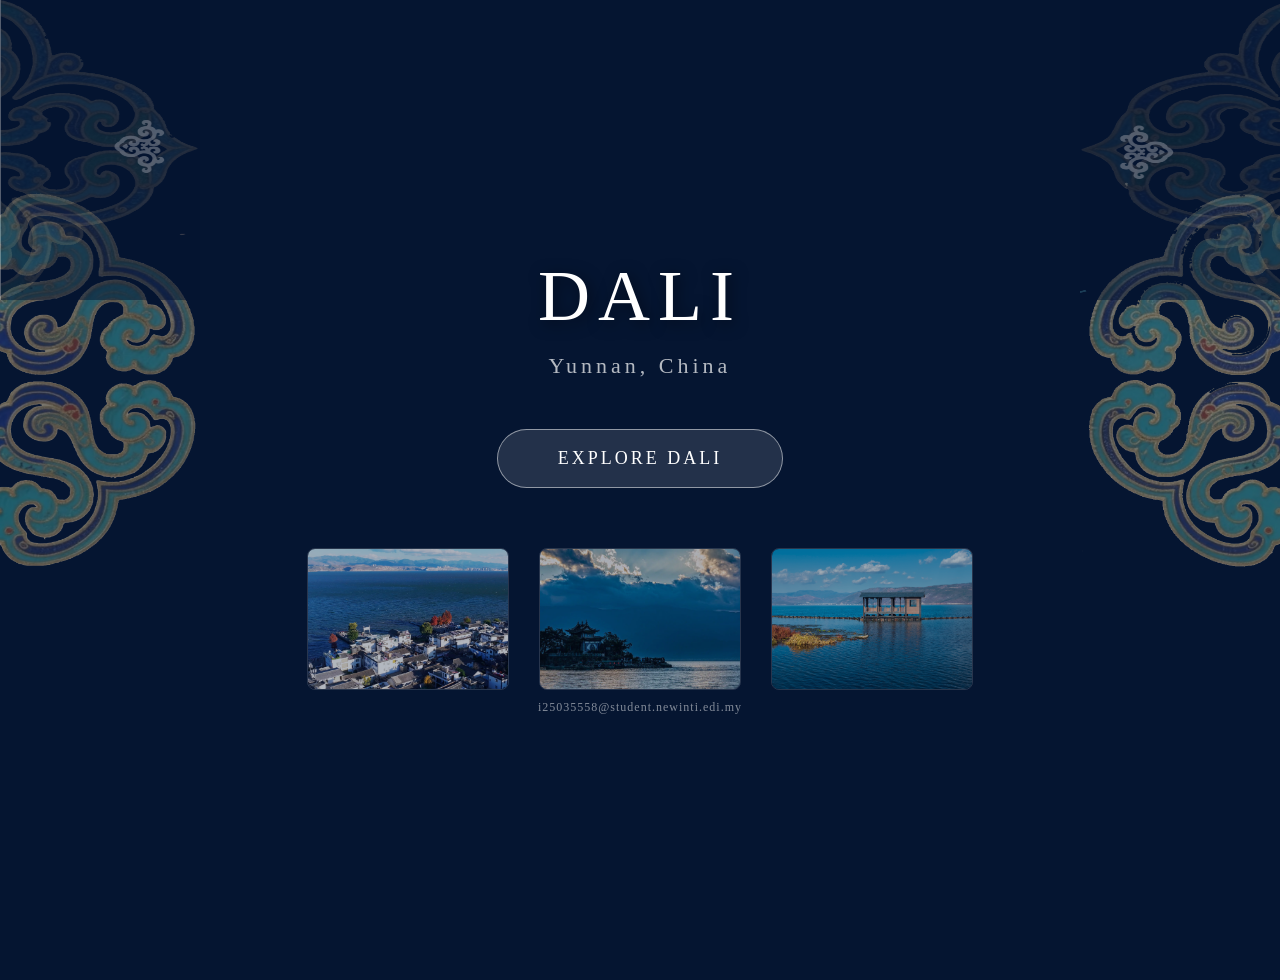
<file: index.html>
<!DOCTYPE html>
<html lang="en">

<head>
<!-- Google tag (gtag.js) -->
<script async src="https://www.googletagmanager.com/gtag/js?id=G-D2M308JC0S"></script>
<script>
  window.dataLayer = window.dataLayer || [];
  function gtag(){dataLayer.push(arguments);}
  gtag('js', new Date());

  gtag('config', 'G-D2M308JC0S');
</script>
  <meta charset="UTF-8">
  <meta name="viewport" content="width=device-width, initial-scale=1.0">
  <title>Welcome - Dali, Yunnan</title>
  <link rel="stylesheet" href="./css/common.css">
  <style>
    .welcome-container {
      display: flex;
      flex-direction: column;
      align-items: center;
      justify-content: center;
      min-height: 100vh;
      text-align: center;
      padding: 40px 20px;
      position: relative;
    }

    .welcome-container .hual {
      position: absolute;
      left: 0;
      top: 180px;
      width: 200px;
      height: 400px;
      z-index: -1;
      opacity: 0.5;
      pointer-events: none;
    }

    .welcome-container .huar {
      position: absolute;
      right: 0;
      top: 180px;
      width: 200px;
      height: 400px;
      z-index: -1;
      opacity: 0.5;
      pointer-events: none;
    }

    .welcome-container .dsl {
      position: absolute;
      left: 0;
      bottom: 100px;
      width: 200px;
      height: 300px;
      z-index: -1;
      opacity: 0.5;
      pointer-events: none;
    }

    .welcome-container .dsr {
      position: absolute;
      right: 0;
      bottom: 100px;
      width: 200px;
      height: 300px;
      z-index: -1;
      opacity: 0.5;
      pointer-events: none;
    }

    .welcome-title {
      font-size: 72px;
      font-weight: 300;
      letter-spacing: 8px;
      margin-bottom: 15px;
      text-shadow: 3px 3px 15px rgba(0,0,0,0.5);
    }

    .welcome-sub {
      font-size: 22px;
      color: rgba(255,255,255,0.7);
      margin-bottom: 50px;
      letter-spacing: 4px;
    }

    .enter-btn {
      display: inline-block;
      padding: 18px 60px;
      background: rgba(255,255,255,0.12);
      color: #fff;
      border: 1px solid rgba(255,255,255,0.5);
      border-radius: 40px;
      text-decoration: none;
      font-size: 18px;
      letter-spacing: 3px;
      transition: all 0.4s ease;
      text-transform: uppercase;
    }

    .enter-btn:hover {
      background: rgba(255,255,255,0.25);
      transform: translateY(-3px);
      box-shadow: 0 8px 25px rgba(0,0,0,0.3);
    }

    .welcome-decor {
      display: flex;
      justify-content: center;
      gap: 30px;
      margin-top: 60px;
      flex-wrap: wrap;
    }

    .welcome-decor img {
      width: 200px;
      height: 140px;
      object-fit: cover;
      border-radius: 8px;
      opacity: 0.7;
      border: 1px solid rgba(255,255,255,0.2);
    }

    @media screen and (max-width: 768px) {
      .welcome-title {
        font-size: 42px;
        letter-spacing: 4px;
      }

      .welcome-sub {
        font-size: 16px;
        margin-bottom: 35px;
      }

      .enter-btn {
        padding: 14px 40px;
        font-size: 15px;
      }

      .welcome-decor img {
        width: 45%;
        height: 100px;
      }

      .welcome-container .hual,
      .welcome-container .huar,
      .welcome-container .dsl,
      .welcome-container .dsr {
        width: 120px;
      }
    }
  </style>
</head>

<body>
  <div class="welcome-container">
    <img class="hual" src="./img/hual.png" alt="">
    <img class="huar" src="./img/huar.png" alt="">
    <img class="dsl" src="./img/dsl.png" alt="">
    <img class="dsr" src="./img/dsr.png" alt="">
    <h1 class="welcome-title">DALI</h1>
    <p class="welcome-sub">Yunnan, China</p>
    <a href="home.html" class="enter-btn">Explore Dali</a>
    <div class="welcome-decor">
      <img src="./img/a1.png" alt="Dali scenery">
      <img src="./img/a2.png" alt="Dali scenery">
      <img src="./img/a3.png" alt="Dali scenery">
    </div>
    <p class="student-id">i25035558@student.newinti.edi.my</p>
  </div>
</body>

</html>
</file>
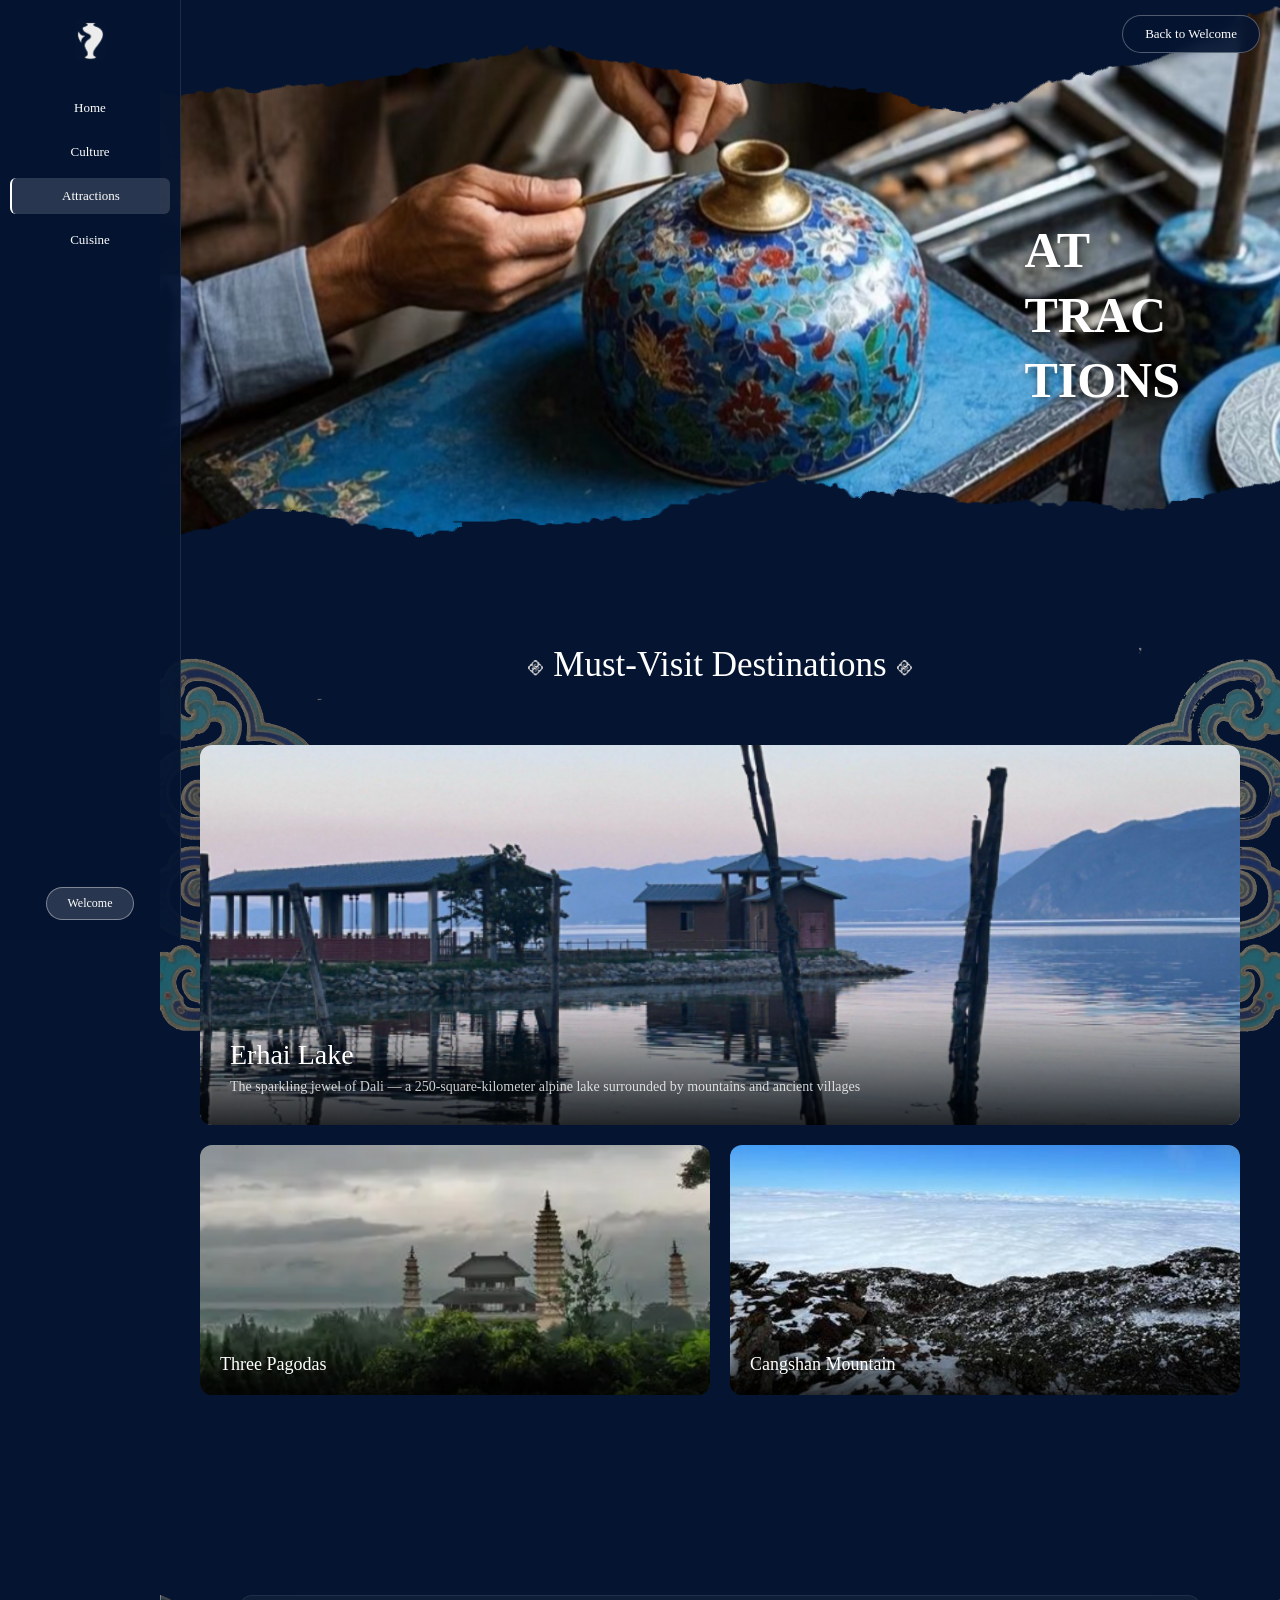
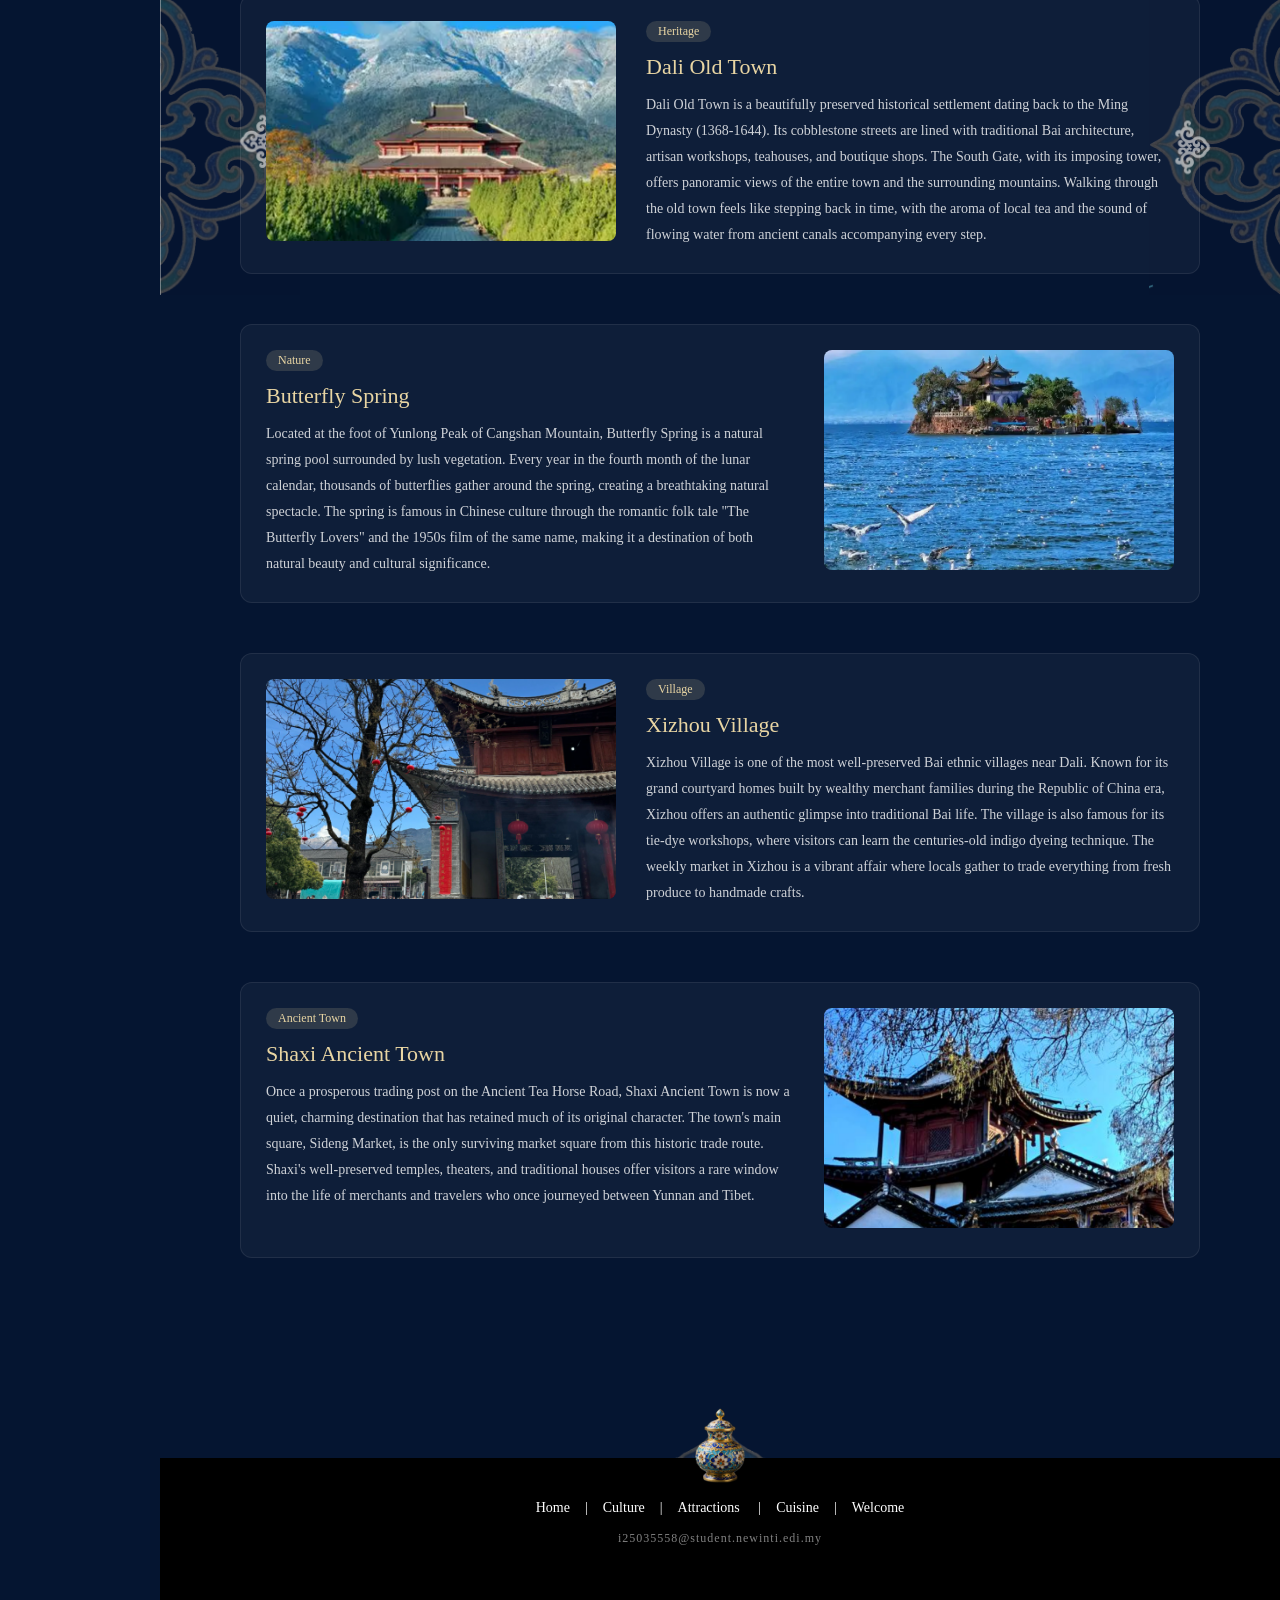
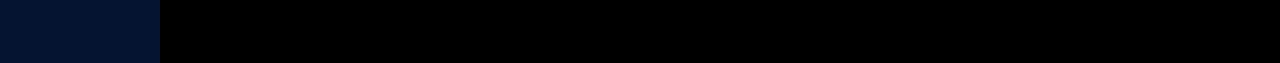
<file: attractions.html>
<!DOCTYPE html>
<html lang="en">

<head>
  <meta charset="UTF-8">
  <meta name="viewport" content="width=device-width, initial-scale=1.0">
  <title>Attractions - Dali, Yunnan</title>
  <link rel="stylesheet" href="./css/common.css">
  <link rel="stylesheet" href="./css/index.css">
  <style>
    .attractions-hero {
      max-width: 1200px;
      margin: 60px auto;
      padding: 0 20px;
      box-sizing: border-box;
      display: grid;
      grid-template-columns: 1fr 1fr;
      grid-template-rows: auto auto;
      gap: 20px;
    }

    .attractions-hero .hero-large {
      grid-column: 1 / -1;
      position: relative;
      overflow: hidden;
      border-radius: 12px;
      height: 380px;
    }

    .attractions-hero .hero-large img {
      width: 100%;
      height: 100%;
      object-fit: cover;
    }

    .attractions-hero .hero-large .overlay {
      position: absolute;
      bottom: 0;
      left: 0;
      right: 0;
      padding: 30px;
      background: linear-gradient(transparent, rgba(0,0,0,0.8));
    }

    .attractions-hero .hero-large .overlay h3 {
      font-size: 28px;
      font-weight: 400;
      margin-bottom: 8px;
    }

    .attractions-hero .hero-large .overlay p {
      font-size: 14px;
      color: rgba(255,255,255,0.8);
    }

    .attractions-hero .hero-small {
      position: relative;
      overflow: hidden;
      border-radius: 12px;
      height: 250px;
    }

    .attractions-hero .hero-small img {
      width: 100%;
      height: 100%;
      object-fit: cover;
      transition: transform 0.4s;
    }

    .attractions-hero .hero-small:hover img {
      transform: scale(1.05);
    }

    .attractions-hero .hero-small .overlay {
      position: absolute;
      bottom: 0;
      left: 0;
      right: 0;
      padding: 20px;
      background: linear-gradient(transparent, rgba(0,0,0,0.75));
    }

    .attractions-hero .hero-small .overlay h3 {
      font-size: 18px;
      font-weight: 400;
    }

    .spots-list {
      max-width: 1000px;
      margin: 80px auto;
      padding: 0 20px;
      box-sizing: border-box;
    }

    .spot-item {
      display: flex;
      gap: 30px;
      margin-bottom: 50px;
      padding: 25px;
      background: rgba(255,255,255,0.04);
      border-radius: 12px;
      border: 1px solid rgba(255,255,255,0.08);
      transition: background 0.3s;
      flex-wrap: wrap;
    }

    .spot-item:hover {
      background: rgba(255,255,255,0.08);
    }

    .spot-item:nth-child(even) {
      flex-direction: row-reverse;
    }

    .spot-img {
      flex: 1;
      min-width: 250px;
      max-width: 350px;
    }

    .spot-img img {
      width: 100%;
      height: 220px;
      object-fit: cover;
      border-radius: 8px;
    }

    .spot-info {
      flex: 1;
      min-width: 250px;
    }

    .spot-info h3 {
      font-size: 22px;
      color: #e8d5a3;
      margin-bottom: 12px;
      font-weight: 400;
    }

    .spot-info .tag {
      display: inline-block;
      padding: 3px 12px;
      background: rgba(232,213,163,0.15);
      color: #e8d5a3;
      border-radius: 12px;
      font-size: 12px;
      margin-bottom: 12px;
    }

    .spot-info p {
      line-height: 26px;
      font-size: 14px;
      color: rgba(255,255,255,0.8);
    }

    @media screen and (max-width: 768px) {
      .attractions-hero {
        grid-template-columns: 1fr;
      }

      .attractions-hero .hero-large {
        height: 250px;
      }

      .attractions-hero .hero-small {
        height: 200px;
      }

      .spot-item,
      .spot-item:nth-child(even) {
        flex-direction: column;
      }

      .spot-img {
        max-width: 100%;
      }
    }
  </style>
</head>

<body>
  <a href="index.html" class="back-welcome">Back to Welcome</a>
  <div class="navbar">
    <img class="logo" src="./img/logo1.png" alt="">
    <ul class="nav-links">
      <li><a href="home.html">Home</a></li>
      <li><a href="culture.html">Culture</a></li>
      <li><a href="attractions.html" class="active">Attractions</a></li>
      <li><a href="food.html">Cuisine</a></li>
    </ul>
    <div class="search-container">
      <a href="index.html" class="back-btn">Welcome</a>
    </div>
  </div>

  <div class="page-body">
    <div class="banner">
      <img src="./img/3.png" alt="Dali Attractions">
      <h1>AT<br>TRAC<br>TIONS</h1>
    </div>

    <main>
      <div class="box1">
        <img class="hual" src="./img/hual.png" alt="">
        <img class="huar" src="./img/huar.png" alt="">
        <div class="title1">
          <img src="./img/i1.png" alt="">Must-Visit Destinations<img src="./img/i1.png" alt="">
        </div>

        <div class="attractions-hero">
          <div class="hero-large">
            <img src="./img/d1.png" alt="Erhai Lake">
            <div class="overlay">
              <h3>Erhai Lake</h3>
              <p>The sparkling jewel of Dali — a 250-square-kilometer alpine lake surrounded by mountains and ancient villages</p>
            </div>
          </div>
          <div class="hero-small">
            <img src="./img/d2.png" alt="Three Pagodas">
            <div class="overlay">
              <h3>Three Pagodas</h3>
            </div>
          </div>
          <div class="hero-small">
            <img src="./img/d3.png" alt="Cangshan Mountain">
            <div class="overlay">
              <h3>Cangshan Mountain</h3>
            </div>
          </div>
        </div>
      </div>

      <div class="box2">
        <img class="dsl" src="./img/dsl.png" alt="">
        <img class="dsr" src="./img/dsr.png" alt="">
        <div class="spots-list">
          <div class="spot-item">
            <div class="spot-img">
              <img src="./img/d4.png" alt="Dali Old Town">
            </div>
            <div class="spot-info">
              <span class="tag">Heritage</span>
              <h3>Dali Old Town</h3>
              <p>
                Dali Old Town is a beautifully preserved historical settlement dating back to the Ming Dynasty (1368-1644). Its cobblestone streets are lined with traditional Bai architecture, artisan workshops, teahouses, and boutique shops. The South Gate, with its imposing tower, offers panoramic views of the entire town and the surrounding mountains. Walking through the old town feels like stepping back in time, with the aroma of local tea and the sound of flowing water from ancient canals accompanying every step.
              </p>
            </div>
          </div>

          <div class="spot-item">
            <div class="spot-img">
              <img src="./img/d5.png" alt="Butterfly Spring">
            </div>
            <div class="spot-info">
              <span class="tag">Nature</span>
              <h3>Butterfly Spring</h3>
              <p>
                Located at the foot of Yunlong Peak of Cangshan Mountain, Butterfly Spring is a natural spring pool surrounded by lush vegetation. Every year in the fourth month of the lunar calendar, thousands of butterflies gather around the spring, creating a breathtaking natural spectacle. The spring is famous in Chinese culture through the romantic folk tale "The Butterfly Lovers" and the 1950s film of the same name, making it a destination of both natural beauty and cultural significance.
              </p>
            </div>
          </div>

          <div class="spot-item">
            <div class="spot-img">
              <img src="./img/d6.png" alt="Xizhou Village">
            </div>
            <div class="spot-info">
              <span class="tag">Village</span>
              <h3>Xizhou Village</h3>
              <p>
                Xizhou Village is one of the most well-preserved Bai ethnic villages near Dali. Known for its grand courtyard homes built by wealthy merchant families during the Republic of China era, Xizhou offers an authentic glimpse into traditional Bai life. The village is also famous for its tie-dye workshops, where visitors can learn the centuries-old indigo dyeing technique. The weekly market in Xizhou is a vibrant affair where locals gather to trade everything from fresh produce to handmade crafts.
              </p>
            </div>
          </div>

          <div class="spot-item">
            <div class="spot-img">
              <img src="./img/d7.png" alt="Shaxi Ancient Town">
            </div>
            <div class="spot-info">
              <span class="tag">Ancient Town</span>
              <h3>Shaxi Ancient Town</h3>
              <p>
                Once a prosperous trading post on the Ancient Tea Horse Road, Shaxi Ancient Town is now a quiet, charming destination that has retained much of its original character. The town's main square, Sideng Market, is the only surviving market square from this historic trade route. Shaxi's well-preserved temples, theaters, and traditional houses offer visitors a rare window into the life of merchants and travelers who once journeyed between Yunnan and Tibet.
              </p>
            </div>
          </div>
        </div>
      </div>
    </main>

    <footer>
      <img class="xia" src="./img/xia.png" alt="">
      <img class="xiao" src="./img/23.png" alt=""><br>
      <p>
        <a href="home.html">Home</a>|<a href="culture.html">Culture</a>|<a href="attractions.html">Attractions</a>
        |<a href="food.html">Cuisine</a>|<a href="index.html">Welcome</a><br>
        <span class="student-id" style="position:static;top:auto;">i25035558@student.newinti.edi.my</span>
      </p>
    </footer>
  </div>
</body>

</html>
</file>
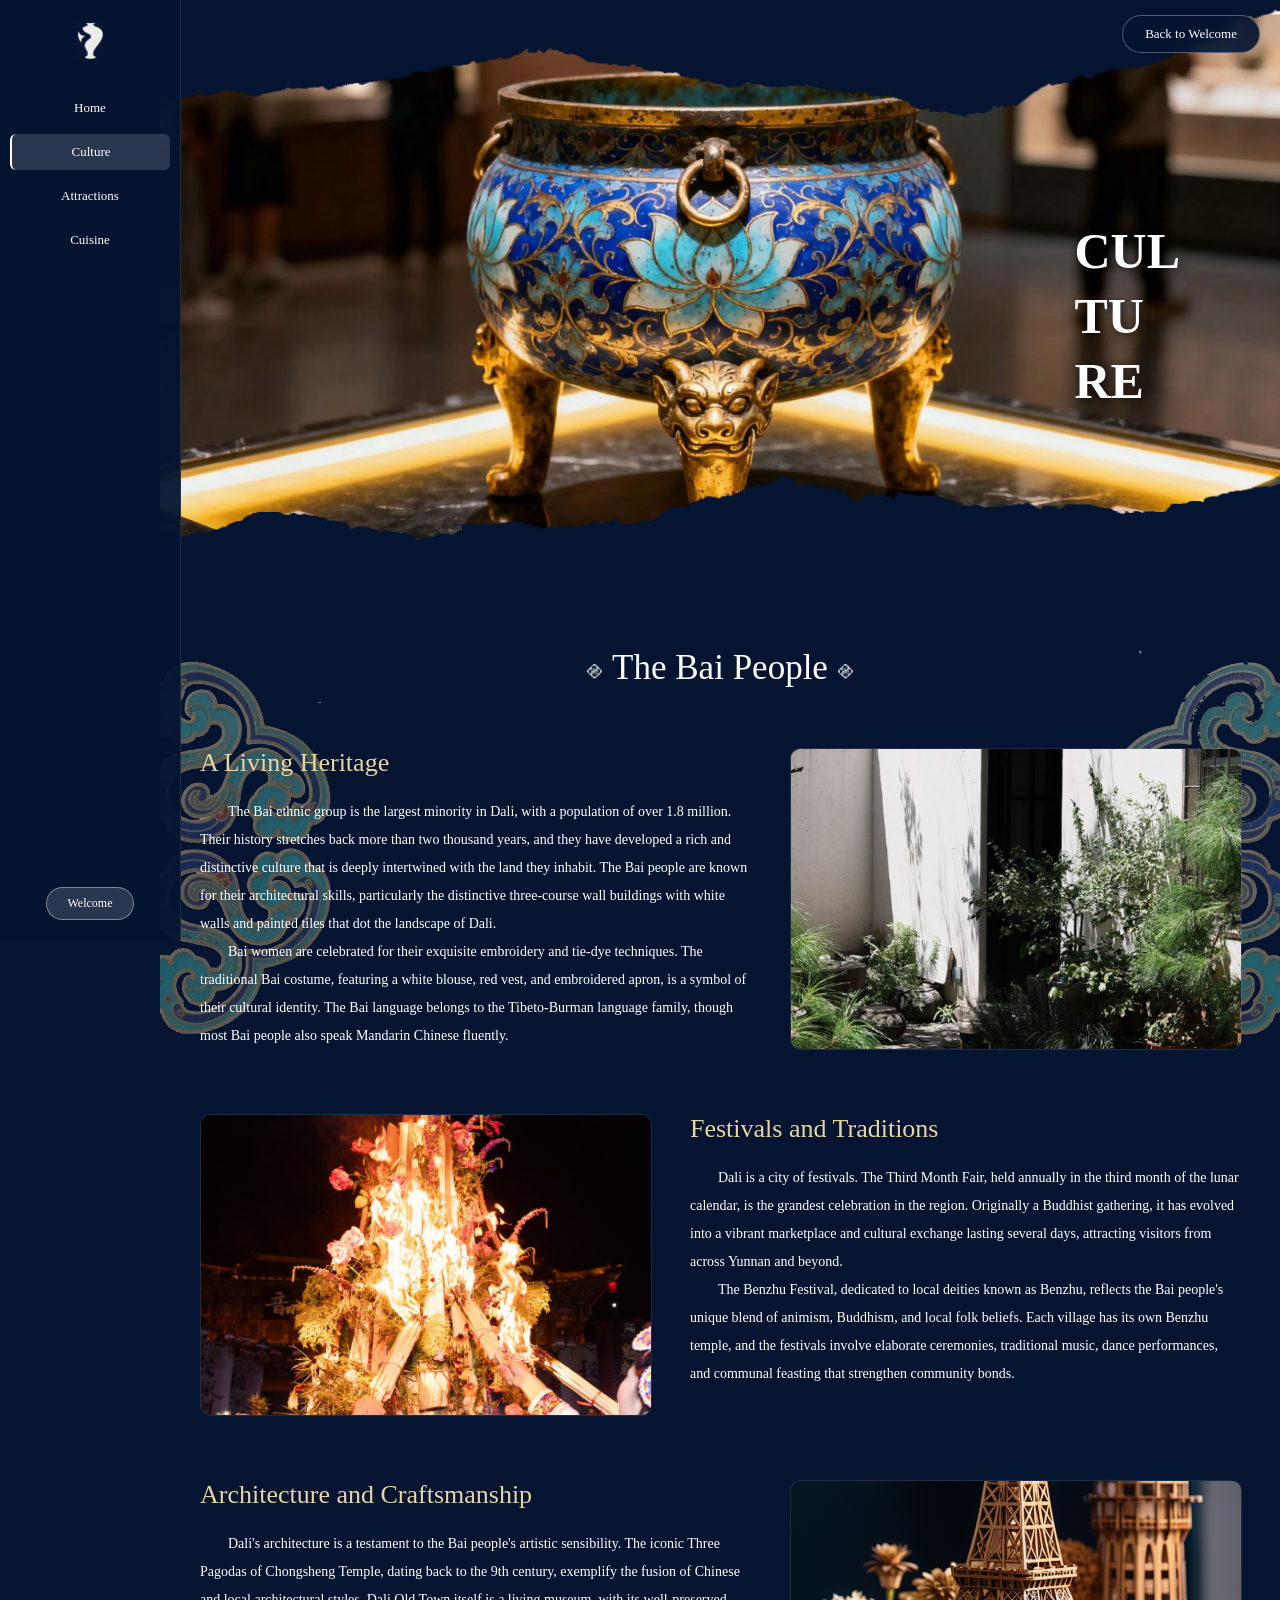
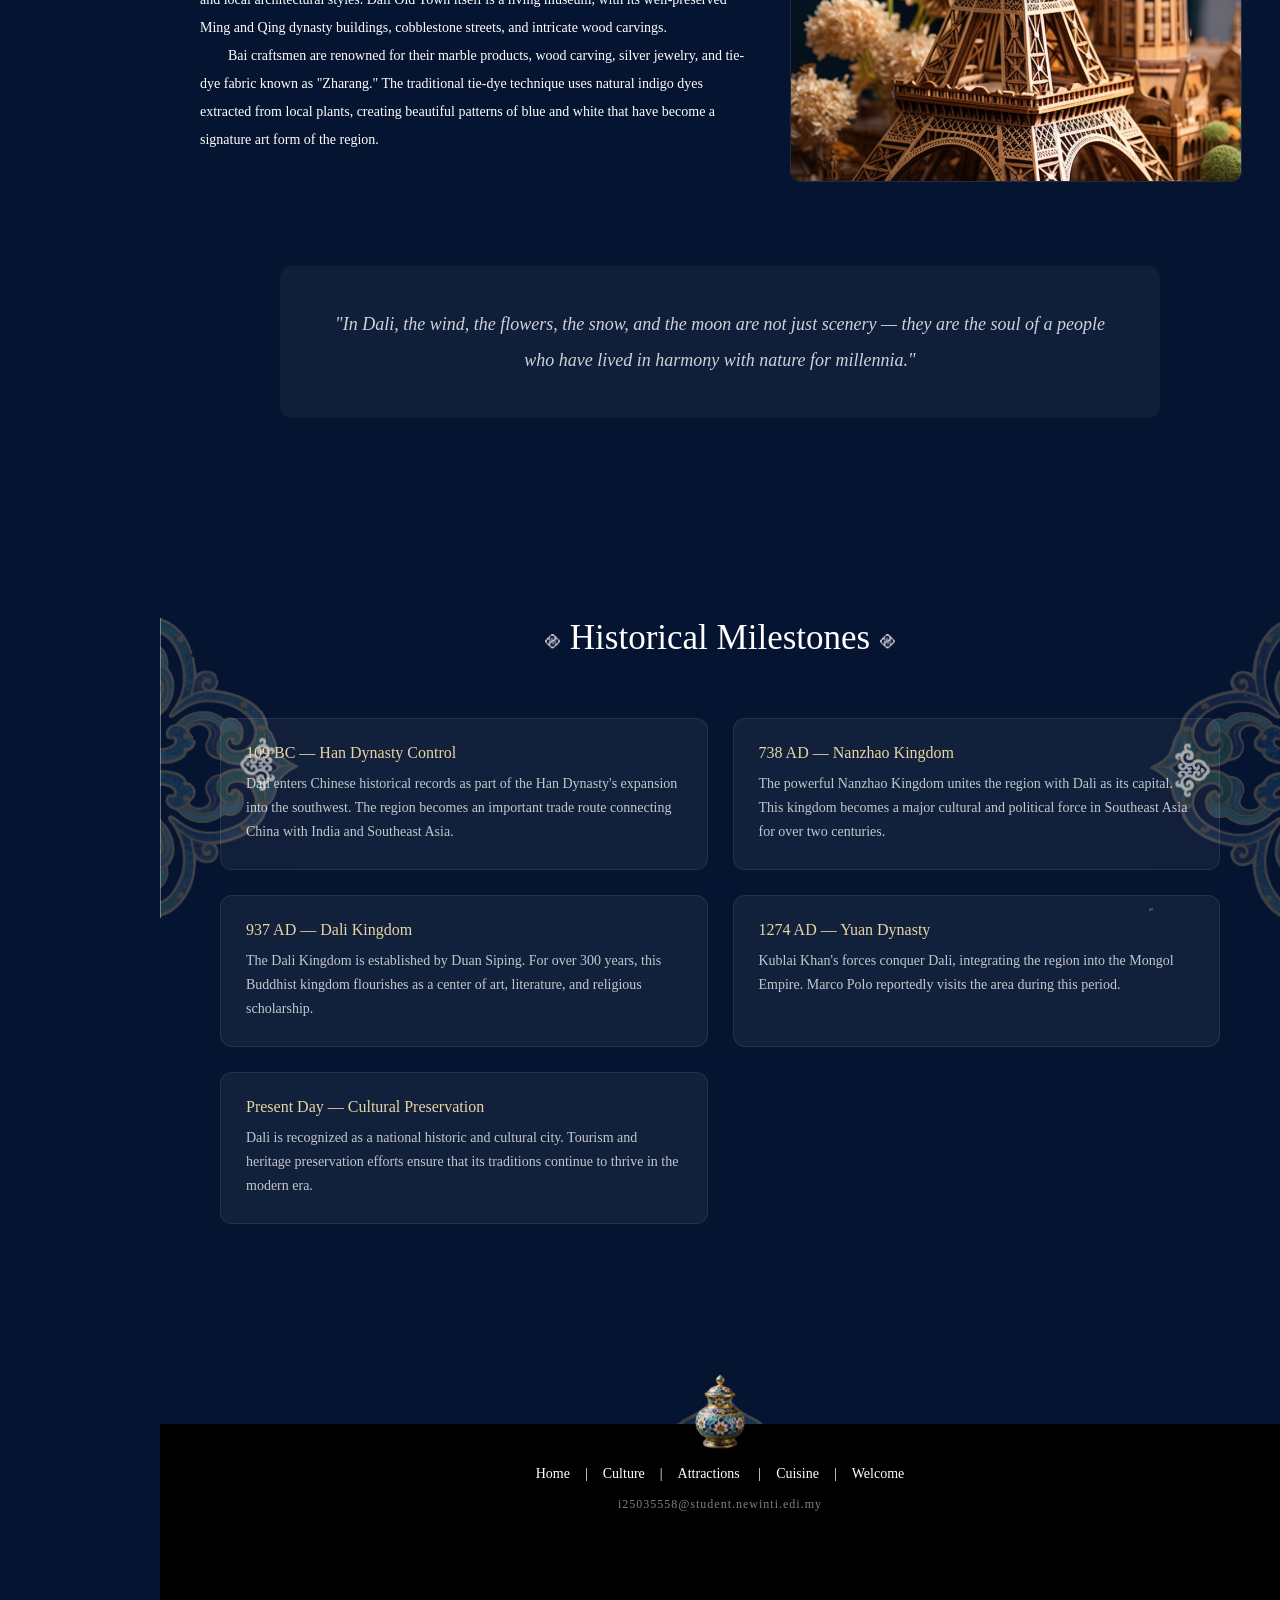
<file: culture.html>
<!DOCTYPE html>
<html lang="en">

<head>
  <meta charset="UTF-8">
  <meta name="viewport" content="width=device-width, initial-scale=1.0">
  <title>Culture - Dali, Yunnan</title>
  <link rel="stylesheet" href="./css/common.css">
  <link rel="stylesheet" href="./css/index.css">
  <style>
    .culture-layout {
      max-width: 1100px;
      margin: 0 auto;
      padding: 0 20px;
      box-sizing: border-box;
    }

    .culture-section {
      display: flex;
      gap: 40px;
      margin: 60px 0;
      align-items: flex-start;
      flex-wrap: wrap;
    }

    .culture-section.reverse {
      flex-direction: row-reverse;
    }

    .culture-text {
      flex: 1;
      min-width: 280px;
    }

    .culture-text h3 {
      font-size: 26px;
      margin-bottom: 20px;
      font-weight: 400;
      color: #e8d5a3;
    }

    .culture-text p {
      line-height: 28px;
      font-size: 14px;
      text-indent: 2em;
    }

    .culture-img {
      flex: 1;
      min-width: 280px;
      max-width: 450px;
    }

    .culture-img img {
      width: 100%;
      height: 300px;
      object-fit: cover;
      border-radius: 10px;
      border: 1px solid rgba(255,255,255,0.1);
    }

    .culture-quote {
      max-width: 800px;
      margin: 80px auto;
      text-align: center;
      padding: 40px;
      background: rgba(255,255,255,0.04);
      border-radius: 12px;
    }

    .culture-quote p {
      font-size: 18px;
      line-height: 36px;
      font-style: italic;
      color: rgba(255,255,255,0.8);
    }

    .history-cards {
      max-width: 1000px;
      margin: 60px auto;
      display: grid;
      grid-template-columns: 1fr 1fr;
      gap: 25px;
    }

    .history-card {
      padding: 25px;
      background: rgba(255,255,255,0.05);
      border-radius: 12px;
      border: 1px solid rgba(255,255,255,0.08);
      transition: background 0.3s;
    }

    .history-card:hover {
      background: rgba(255,255,255,0.08);
    }

    .history-card h4 {
      font-size: 16px;
      color: #e8d5a3;
      margin-bottom: 10px;
      font-weight: 400;
    }

    .history-card p {
      font-size: 14px;
      line-height: 24px;
      color: rgba(255,255,255,0.75);
    }

    @media screen and (max-width: 768px) {
      .culture-section,
      .culture-section.reverse {
        flex-direction: column;
      }

      .culture-img {
        max-width: 100%;
      }

      .culture-quote p {
        font-size: 15px;
        line-height: 28px;
      }

      .history-cards {
        grid-template-columns: 1fr;
      }
    }
  </style>
</head>

<body>
  <a href="index.html" class="back-welcome">Back to Welcome</a>
  <div class="navbar">
    <img class="logo" src="./img/logo1.png" alt="">
    <ul class="nav-links">
      <li><a href="home.html">Home</a></li>
      <li><a href="culture.html" class="active">Culture</a></li>
      <li><a href="attractions.html">Attractions</a></li>
      <li><a href="food.html">Cuisine</a></li>
    </ul>
    <div class="search-container">
      <a href="index.html" class="back-btn">Welcome</a>
    </div>
  </div>

  <div class="page-body">
    <div class="banner">
      <img src="./img/2.png" alt="Dali Culture">
      <h1>CUL<br>TU<br>RE</h1>
    </div>

    <main>
      <div class="box1">
        <img class="hual" src="./img/hual.png" alt="">
        <img class="huar" src="./img/huar.png" alt="">
        <div class="culture-layout">
          <div class="title1">
            <img src="./img/i1.png" alt="">The Bai People<img src="./img/i1.png" alt="">
          </div>

          <div class="culture-section">
            <div class="culture-text">
              <h3>A Living Heritage</h3>
              <p>
                The Bai ethnic group is the largest minority in Dali, with a population of over 1.8 million. Their history stretches back more than two thousand years, and they have developed a rich and distinctive culture that is deeply intertwined with the land they inhabit. The Bai people are known for their architectural skills, particularly the distinctive three-course wall buildings with white walls and painted tiles that dot the landscape of Dali.
              </p>
              <p>
                Bai women are celebrated for their exquisite embroidery and tie-dye techniques. The traditional Bai costume, featuring a white blouse, red vest, and embroidered apron, is a symbol of their cultural identity. The Bai language belongs to the Tibeto-Burman language family, though most Bai people also speak Mandarin Chinese fluently.
              </p>
            </div>
            <div class="culture-img">
              <img src="./img/c1.png" alt="Bai culture">
            </div>
          </div>

          <div class="culture-section reverse">
            <div class="culture-text">
              <h3>Festivals and Traditions</h3>
              <p>
                Dali is a city of festivals. The Third Month Fair, held annually in the third month of the lunar calendar, is the grandest celebration in the region. Originally a Buddhist gathering, it has evolved into a vibrant marketplace and cultural exchange lasting several days, attracting visitors from across Yunnan and beyond.
              </p>
              <p>
                The Benzhu Festival, dedicated to local deities known as Benzhu, reflects the Bai people's unique blend of animism, Buddhism, and local folk beliefs. Each village has its own Benzhu temple, and the festivals involve elaborate ceremonies, traditional music, dance performances, and communal feasting that strengthen community bonds.
              </p>
            </div>
            <div class="culture-img">
              <img src="./img/c2.png" alt="Dali festivals">
            </div>
          </div>

          <div class="culture-section">
            <div class="culture-text">
              <h3>Architecture and Craftsmanship</h3>
              <p>
                Dali's architecture is a testament to the Bai people's artistic sensibility. The iconic Three Pagodas of Chongsheng Temple, dating back to the 9th century, exemplify the fusion of Chinese and local architectural styles. Dali Old Town itself is a living museum, with its well-preserved Ming and Qing dynasty buildings, cobblestone streets, and intricate wood carvings.
              </p>
              <p>
                Bai craftsmen are renowned for their marble products, wood carving, silver jewelry, and tie-dye fabric known as "Zharang." The traditional tie-dye technique uses natural indigo dyes extracted from local plants, creating beautiful patterns of blue and white that have become a signature art form of the region.
              </p>
            </div>
            <div class="culture-img">
              <img src="./img/c3.png" alt="Dali architecture">
            </div>
          </div>

          <div class="culture-quote">
            <p>"In Dali, the wind, the flowers, the snow, and the moon are not just scenery — they are the soul of a people who have lived in harmony with nature for millennia."</p>
          </div>
        </div>
      </div>

      <div class="box2">
        <img class="dsl" src="./img/dsl.png" alt="">
        <img class="dsr" src="./img/dsr.png" alt="">
        <div class="title1">
          <img src="./img/i1.png" alt="">Historical Milestones<img src="./img/i1.png" alt="">
        </div>

        <div class="history-cards">
          <div class="history-card">
            <h4>109 BC — Han Dynasty Control</h4>
            <p>Dali enters Chinese historical records as part of the Han Dynasty's expansion into the southwest. The region becomes an important trade route connecting China with India and Southeast Asia.</p>
          </div>
          <div class="history-card">
            <h4>738 AD — Nanzhao Kingdom</h4>
            <p>The powerful Nanzhao Kingdom unites the region with Dali as its capital. This kingdom becomes a major cultural and political force in Southeast Asia for over two centuries.</p>
          </div>
          <div class="history-card">
            <h4>937 AD — Dali Kingdom</h4>
            <p>The Dali Kingdom is established by Duan Siping. For over 300 years, this Buddhist kingdom flourishes as a center of art, literature, and religious scholarship.</p>
          </div>
          <div class="history-card">
            <h4>1274 AD — Yuan Dynasty</h4>
            <p>Kublai Khan's forces conquer Dali, integrating the region into the Mongol Empire. Marco Polo reportedly visits the area during this period.</p>
          </div>
          <div class="history-card">
            <h4>Present Day — Cultural Preservation</h4>
            <p>Dali is recognized as a national historic and cultural city. Tourism and heritage preservation efforts ensure that its traditions continue to thrive in the modern era.</p>
          </div>
        </div>
      </div>
    </main>

    <footer>
      <img class="xia" src="./img/xia.png" alt="">
      <img class="xiao" src="./img/23.png" alt=""><br>
      <p>
        <a href="home.html">Home</a>|<a href="culture.html">Culture</a>|<a href="attractions.html">Attractions</a>
        |<a href="food.html">Cuisine</a>|<a href="index.html">Welcome</a><br>
        <span class="student-id" style="position:static;top:auto;">i25035558@student.newinti.edi.my</span>
      </p>
    </footer>
  </div>
</body>

</html>
</file>
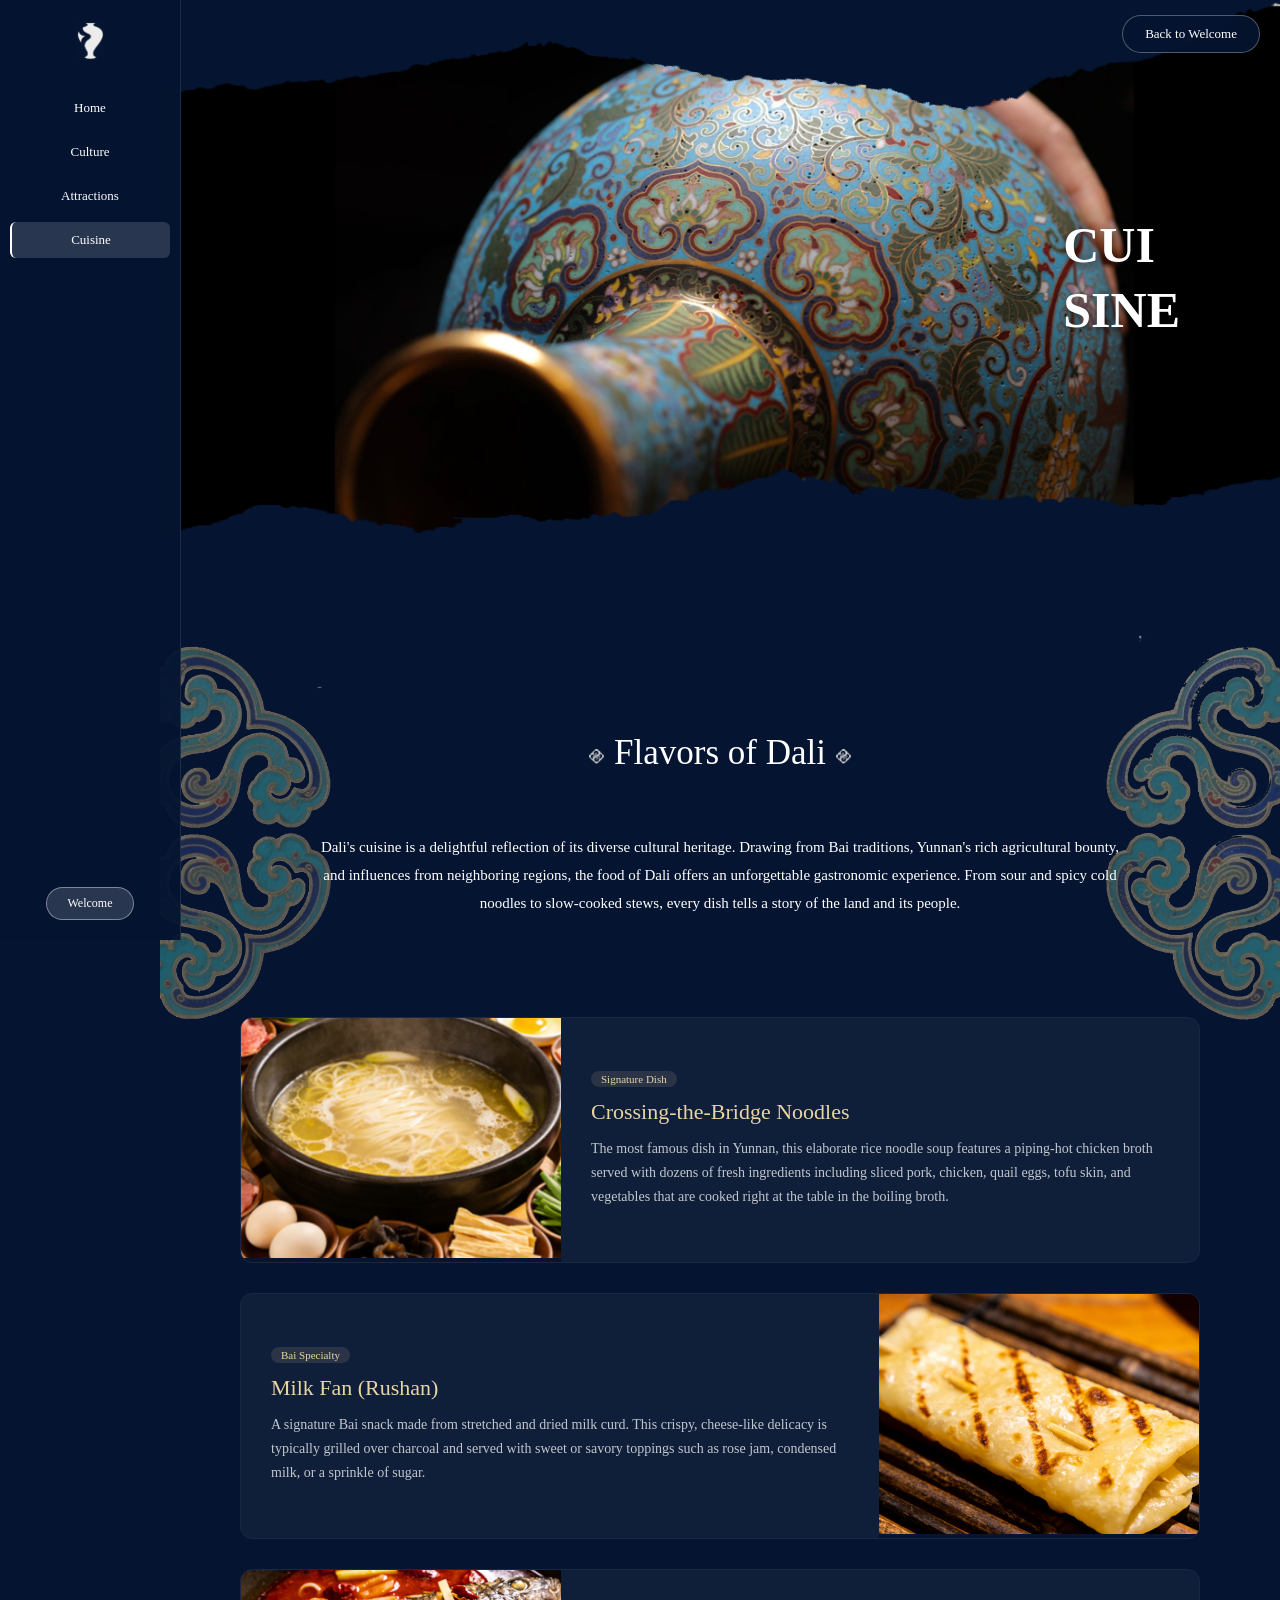
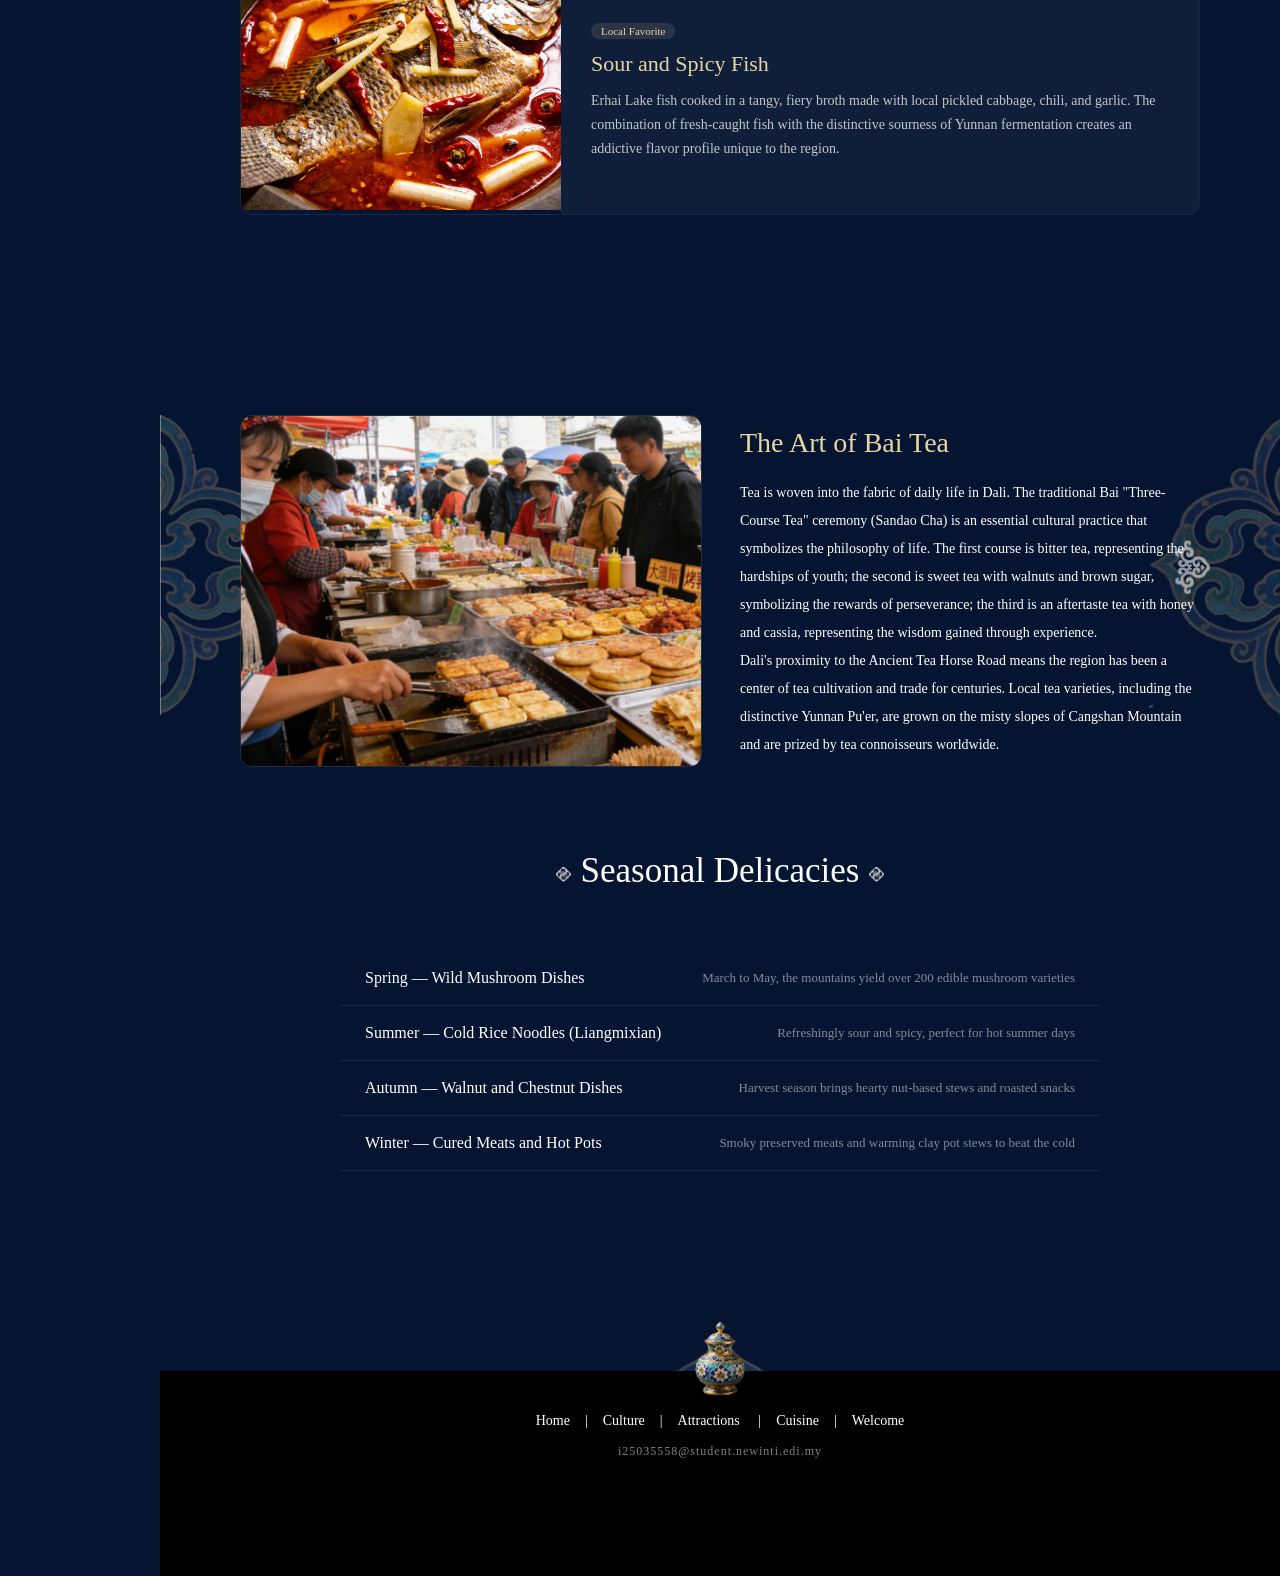
<file: food.html>
<!DOCTYPE html>
<html lang="en">

<head>
  <meta charset="UTF-8">
  <meta name="viewport" content="width=device-width, initial-scale=1.0">
  <title>Cuisine - Dali, Yunnan</title>
  <link rel="stylesheet" href="./css/common.css">
  <link rel="stylesheet" href="./css/index.css">
  <style>
    .food-intro {
      max-width: 800px;
      margin: 0 auto;
      text-align: center;
      padding: 40px 20px;
    }

    .food-intro p {
      font-size: 15px;
      line-height: 28px;
    }

    .food-featured {
      max-width: 1000px;
      margin: 60px auto;
      padding: 0 20px;
      box-sizing: border-box;
    }

    .food-item {
      display: flex;
      gap: 0;
      margin-bottom: 30px;
      border-radius: 12px;
      overflow: hidden;
      border: 1px solid rgba(255,255,255,0.08);
      transition: transform 0.3s;
      flex-wrap: wrap;
    }

    .food-item:nth-child(even) {
      flex-direction: row-reverse;
    }

    .food-item:hover {
      transform: translateY(-3px);
    }

    .food-item-img {
      flex: 0 0 320px;
      overflow: hidden;
    }

    .food-item-img img {
      width: 100%;
      height: 240px;
      object-fit: cover;
      transition: transform 0.4s;
    }

    .food-item:hover .food-item-img img {
      transform: scale(1.05);
    }

    .food-item-body {
      flex: 1;
      background: rgba(255,255,255,0.04);
      padding: 30px;
      display: flex;
      flex-direction: column;
      justify-content: center;
      min-width: 280px;
    }

    .food-item-body h3 {
      font-size: 22px;
      margin-bottom: 12px;
      font-weight: 400;
      color: #e8d5a3;
    }

    .food-item-body .food-tag {
      display: inline-block;
      padding: 2px 10px;
      background: rgba(232,213,163,0.12);
      color: #e8d5a3;
      border-radius: 10px;
      font-size: 11px;
      margin-bottom: 12px;
      width: fit-content;
    }

    .food-item-body p {
      font-size: 14px;
      line-height: 24px;
      color: rgba(255,255,255,0.75);
    }

    .food-feature {
      max-width: 1000px;
      margin: 80px auto;
      padding: 0 20px;
      box-sizing: border-box;
      display: flex;
      gap: 40px;
      align-items: center;
      flex-wrap: wrap;
    }

    .food-feature-img {
      flex: 1;
      min-width: 280px;
    }

    .food-feature-img img {
      width: 100%;
      height: 350px;
      object-fit: cover;
      border-radius: 12px;
      border: 1px solid rgba(255,255,255,0.1);
    }

    .food-feature-text {
      flex: 1;
      min-width: 280px;
    }

    .food-feature-text h3 {
      font-size: 28px;
      font-weight: 400;
      color: #e8d5a3;
      margin-bottom: 20px;
    }

    .food-feature-text p {
      line-height: 28px;
      font-size: 14px;
    }

    .food-list {
      max-width: 800px;
      margin: 60px auto;
      padding: 0 20px;
      box-sizing: border-box;
    }

    .food-list-item {
      display: flex;
      justify-content: space-between;
      align-items: center;
      padding: 18px 25px;
      border-bottom: 1px solid rgba(255,255,255,0.08);
      transition: background 0.3s;
      flex-wrap: wrap;
      gap: 10px;
    }

    .food-list-item:hover {
      background: rgba(255,255,255,0.04);
    }

    .food-list-item span:first-child {
      font-size: 16px;
      font-weight: 300;
    }

    .food-list-item span:last-child {
      font-size: 13px;
      color: rgba(255,255,255,0.5);
    }

    @media screen and (max-width: 768px) {
      .food-item,
      .food-item:nth-child(even) {
        flex-direction: column;
      }

      .food-item-img {
        flex: 1 1 100%;
      }

      .food-feature {
        flex-direction: column;
      }

      .food-feature-img img {
        height: 220px;
      }
    }
  </style>
</head>

<body>
  <a href="index.html" class="back-welcome">Back to Welcome</a>
  <div class="navbar">
    <img class="logo" src="./img/logo1.png" alt="">
    <ul class="nav-links">
      <li><a href="home.html">Home</a></li>
      <li><a href="culture.html">Culture</a></li>
      <li><a href="attractions.html">Attractions</a></li>
      <li><a href="food.html" class="active">Cuisine</a></li>
    </ul>
    <div class="search-container">
      <a href="index.html" class="back-btn">Welcome</a>
    </div>
  </div>

  <div class="page-body">
    <div class="banner">
      <img src="./img/4.png" alt="Dali Cuisine">
      <h1>CUI<br>SINE</h1>
    </div>

    <main>
      <div class="box1">
        <img class="hual" src="./img/hual.png" alt="">
        <img class="huar" src="./img/huar.png" alt="">
        <div class="food-intro">
          <div class="title1">
            <img src="./img/i1.png" alt="">Flavors of Dali<img src="./img/i1.png" alt="">
          </div>
          <p>
            Dali's cuisine is a delightful reflection of its diverse cultural heritage. Drawing from Bai traditions, Yunnan's rich agricultural bounty, and influences from neighboring regions, the food of Dali offers an unforgettable gastronomic experience. From sour and spicy cold noodles to slow-cooked stews, every dish tells a story of the land and its people.
          </p>
        </div>

        <div class="food-featured">
          <div class="food-item">
            <div class="food-item-img">
              <img src="./img/f1.png" alt="Crossing-the-Bridge Noodles">
            </div>
            <div class="food-item-body">
              <span class="food-tag">Signature Dish</span>
              <h3>Crossing-the-Bridge Noodles</h3>
              <p>The most famous dish in Yunnan, this elaborate rice noodle soup features a piping-hot chicken broth served with dozens of fresh ingredients including sliced pork, chicken, quail eggs, tofu skin, and vegetables that are cooked right at the table in the boiling broth.</p>
            </div>
          </div>

          <div class="food-item">
            <div class="food-item-img">
              <img src="./img/f2.png" alt="Milk Fan">
            </div>
            <div class="food-item-body">
              <span class="food-tag">Bai Specialty</span>
              <h3>Milk Fan (Rushan)</h3>
              <p>A signature Bai snack made from stretched and dried milk curd. This crispy, cheese-like delicacy is typically grilled over charcoal and served with sweet or savory toppings such as rose jam, condensed milk, or a sprinkle of sugar.</p>
            </div>
          </div>

          <div class="food-item">
            <div class="food-item-img">
              <img src="./img/f3.png" alt="Sour and Spicy Fish">
            </div>
            <div class="food-item-body">
              <span class="food-tag">Local Favorite</span>
              <h3>Sour and Spicy Fish</h3>
              <p>Erhai Lake fish cooked in a tangy, fiery broth made with local pickled cabbage, chili, and garlic. The combination of fresh-caught fish with the distinctive sourness of Yunnan fermentation creates an addictive flavor profile unique to the region.</p>
            </div>
          </div>
        </div>
      </div>

      <div class="box2">
        <img class="dsl" src="./img/dsl.png" alt="">
        <img class="dsr" src="./img/dsr.png" alt="">
        <div class="food-feature">
          <div class="food-feature-img">
            <img src="./img/f4.png" alt="Dali food market">
          </div>
          <div class="food-feature-text">
            <h3>The Art of Bai Tea</h3>
            <p>
              Tea is woven into the fabric of daily life in Dali. The traditional Bai "Three-Course Tea" ceremony (Sandao Cha) is an essential cultural practice that symbolizes the philosophy of life. The first course is bitter tea, representing the hardships of youth; the second is sweet tea with walnuts and brown sugar, symbolizing the rewards of perseverance; the third is an aftertaste tea with honey and cassia, representing the wisdom gained through experience.
            </p>
            <p>
              Dali's proximity to the Ancient Tea Horse Road means the region has been a center of tea cultivation and trade for centuries. Local tea varieties, including the distinctive Yunnan Pu'er, are grown on the misty slopes of Cangshan Mountain and are prized by tea connoisseurs worldwide.
            </p>
          </div>
        </div>

        <div class="title1" style="margin-top: 80px;">
          <img src="./img/i1.png" alt="">Seasonal Delicacies<img src="./img/i1.png" alt="">
        </div>

        <div class="food-list">
          <div class="food-list-item">
            <span>Spring — Wild Mushroom Dishes</span>
            <span>March to May, the mountains yield over 200 edible mushroom varieties</span>
          </div>
          <div class="food-list-item">
            <span>Summer — Cold Rice Noodles (Liangmixian)</span>
            <span>Refreshingly sour and spicy, perfect for hot summer days</span>
          </div>
          <div class="food-list-item">
            <span>Autumn — Walnut and Chestnut Dishes</span>
            <span>Harvest season brings hearty nut-based stews and roasted snacks</span>
          </div>
          <div class="food-list-item">
            <span>Winter — Cured Meats and Hot Pots</span>
            <span>Smoky preserved meats and warming clay pot stews to beat the cold</span>
          </div>
        </div>
      </div>
    </main>

    <footer>
      <img class="xia" src="./img/xia.png" alt="">
      <img class="xiao" src="./img/23.png" alt=""><br>
      <p>
        <a href="home.html">Home</a>|<a href="culture.html">Culture</a>|<a href="attractions.html">Attractions</a>
        |<a href="food.html">Cuisine</a>|<a href="index.html">Welcome</a><br>
        <span class="student-id" style="position:static;top:auto;">i25035558@student.newinti.edi.my</span>
      </p>
    </footer>
  </div>
</body>

</html>
</file>
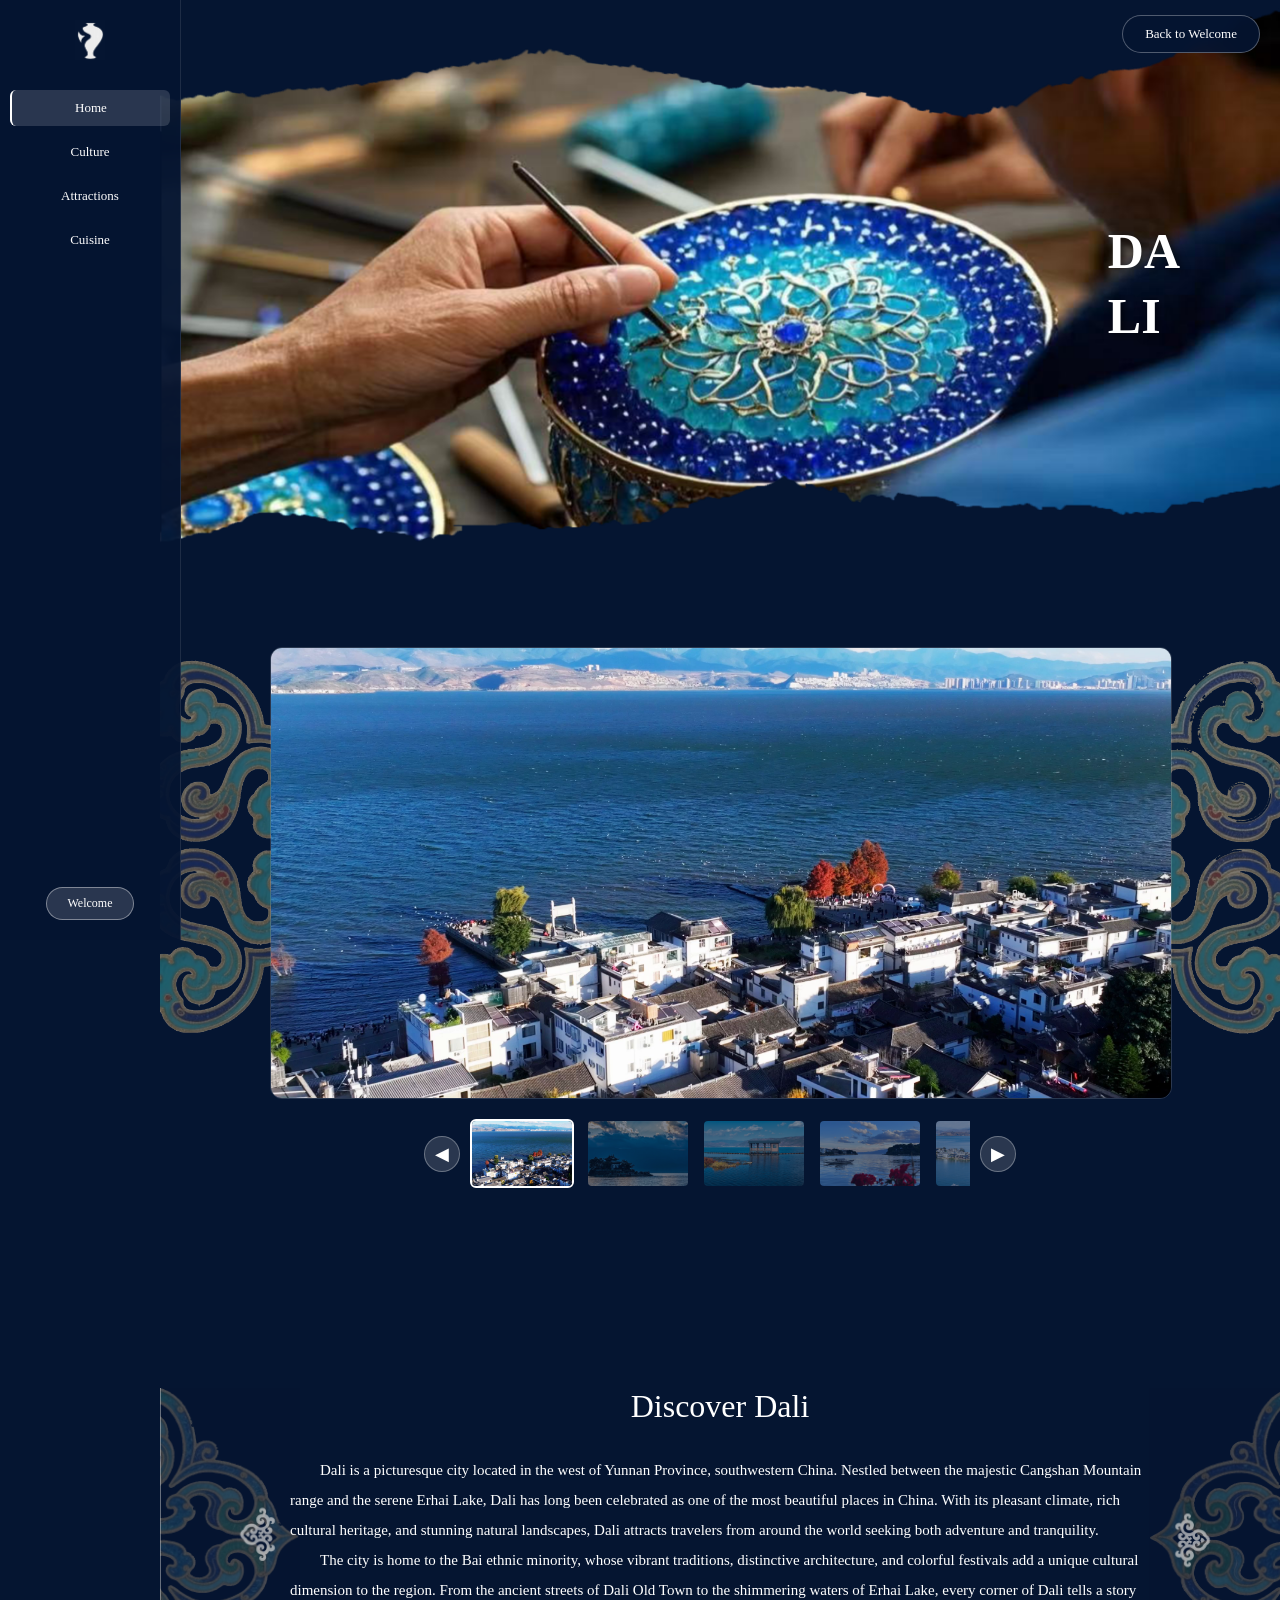
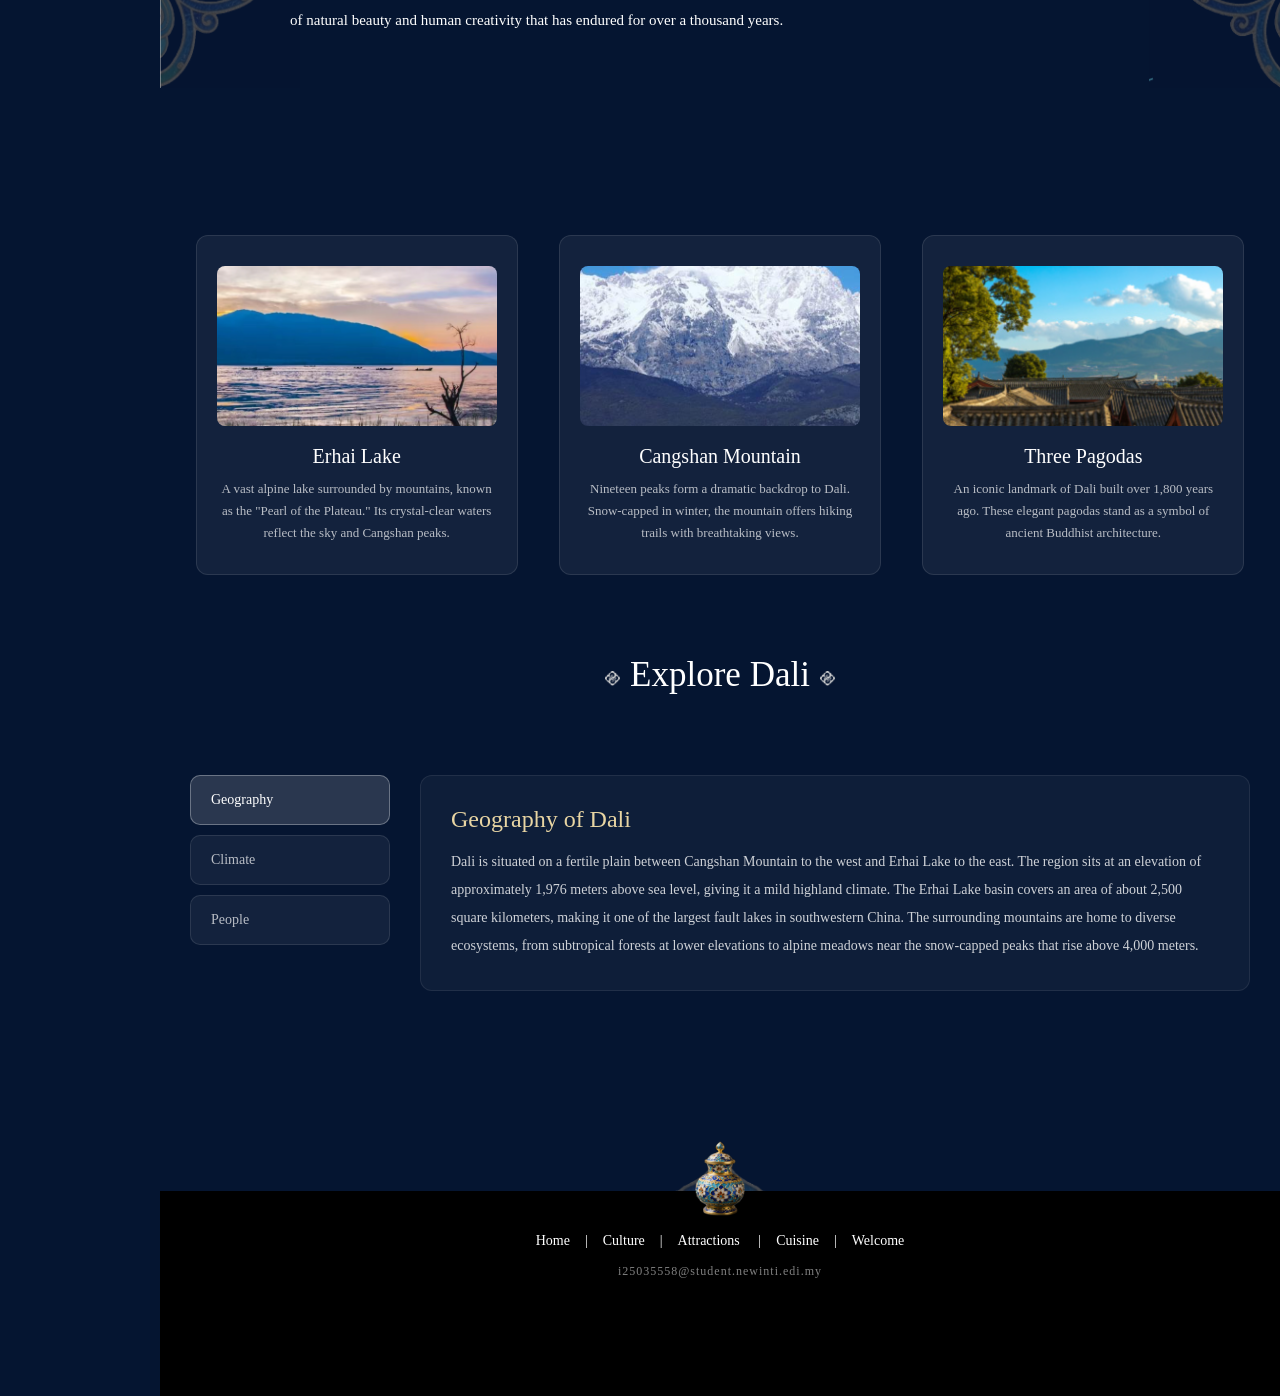
<file: home.html>
<!DOCTYPE html>
<html lang="en">

<head>
  <meta charset="UTF-8">
  <meta name="viewport" content="width=device-width, initial-scale=1.0">
  <title>Home - Dali, Yunnan</title>
  <link rel="stylesheet" href="./css/common.css">
  <link rel="stylesheet" href="./css/index.css">
  <style>
    .carousel {
      max-width: 900px;
      margin: 40px auto;
      text-align: center;
      position: relative;
    }

    .carousel-main {
      width: 100%;
      height: 450px;
      overflow: hidden;
      border-radius: 12px;
      border: 1px solid rgba(255,255,255,0.15);
      position: relative;
    }

    .carousel-main img {
      width: 100%;
      height: 100%;
      object-fit: cover;
      display: none;
      transition: opacity 0.5s;
    }

    .carousel-main img.active {
      display: block;
    }

    .carousel-thumbs-wrapper {
      display: flex;
      align-items: center;
      justify-content: center;
      margin-top: 20px;
      gap: 10px;
    }

    .carousel-arrow {
      width: 36px;
      height: 36px;
      border-radius: 50%;
      background: rgba(255,255,255,0.15);
      border: 1px solid rgba(255,255,255,0.3);
      color: #fff;
      font-size: 18px;
      cursor: pointer;
      display: flex;
      align-items: center;
      justify-content: center;
      transition: all 0.3s;
      flex-shrink: 0;
    }

    .carousel-arrow:hover {
      background: rgba(255,255,255,0.3);
    }

    .carousel-thumbs {
      display: flex;
      gap: 12px;
      overflow: hidden;
      max-width: 500px;
    }

    .carousel-thumbs img {
      width: 100px;
      height: 65px;
      object-fit: cover;
      border-radius: 6px;
      cursor: pointer;
      border: 2px solid transparent;
      transition: all 0.3s;
      opacity: 0.5;
      flex-shrink: 0;
    }

    .carousel-thumbs img.active {
      border-color: #fff;
      opacity: 1;
    }

    .carousel-thumbs img:hover {
      opacity: 0.8;
    }

    .home-intro {
      max-width: 900px;
      margin: 60px auto;
      padding: 0 20px;
      box-sizing: border-box;
    }

    .home-intro h2 {
      text-align: center;
      font-size: 32px;
      margin-bottom: 30px;
      font-weight: 400;
    }

    .home-intro p {
      text-indent: 2em;
      line-height: 30px;
      font-size: 15px;
    }

    .highlights {
      max-width: 1100px;
      margin: 80px auto;
      display: flex;
      justify-content: space-around;
      flex-wrap: wrap;
      gap: 30px;
      padding: 0 20px;
      box-sizing: border-box;
    }

    .highlight-card {
      width: 280px;
      text-align: center;
      padding: 30px 20px;
      background: rgba(255,255,255,0.06);
      border-radius: 12px;
      border: 1px solid rgba(255,255,255,0.1);
      transition: transform 0.3s;
    }

    .highlight-card:hover {
      transform: translateY(-5px);
    }

    .highlight-card h3 {
      font-size: 20px;
      margin: 15px 0 10px;
      font-weight: 400;
    }

    .highlight-card p {
      font-size: 13px;
      line-height: 22px;
      color: rgba(255,255,255,0.7);
    }

    .highlight-card img {
      width: 100%;
      height: 160px;
      object-fit: cover;
      border-radius: 8px;
    }

    .home-tab-section {
      max-width: 1100px;
      margin: 80px auto;
      display: flex;
      gap: 30px;
      padding: 0 20px;
      box-sizing: border-box;
      flex-wrap: wrap;
    }

    .tab-buttons {
      flex: 0 0 200px;
      display: flex;
      flex-direction: column;
      gap: 10px;
    }

    .tab-btn {
      padding: 16px 20px;
      background: rgba(255,255,255,0.06);
      border: 1px solid rgba(255,255,255,0.1);
      border-radius: 10px;
      color: rgba(255,255,255,0.7);
      cursor: pointer;
      text-align: left;
      font-size: 14px;
      transition: all 0.3s;
    }

    .tab-btn:hover {
      background: rgba(255,255,255,0.1);
    }

    .tab-btn.active {
      background: rgba(255,255,255,0.15);
      border-color: rgba(255,255,255,0.3);
      color: #fff;
    }

    .tab-content-area {
      flex: 1;
      min-width: 280px;
    }

    .tab-panel {
      display: none;
      background: rgba(255,255,255,0.04);
      border: 1px solid rgba(255,255,255,0.08);
      border-radius: 12px;
      padding: 30px;
    }

    .tab-panel.active {
      display: block;
    }

    .tab-panel h3 {
      font-size: 24px;
      color: #e8d5a3;
      margin-bottom: 15px;
      font-weight: 400;
    }

    .tab-panel p {
      line-height: 28px;
      font-size: 14px;
      color: rgba(255,255,255,0.8);
    }

    .tab-panel .tab-img-row {
      display: flex;
      gap: 15px;
      margin-top: 20px;
      flex-wrap: wrap;
    }

    .tab-panel .tab-img-row img {
      width: 48%;
      height: 180px;
      object-fit: cover;
      border-radius: 8px;
    }

    @media screen and (max-width: 768px) {
      .carousel-main {
        height: 260px;
      }

      .carousel-thumbs img {
        width: 75px;
        height: 50px;
      }

      .highlight-card {
        width: 100%;
        max-width: 320px;
      }

      .tab-buttons {
        flex: 1 1 100%;
        flex-direction: row;
      }

      .tab-btn {
        flex: 1;
        text-align: center;
      }
    }
  </style>
</head>

<body>
  <a href="index.html" class="back-welcome">Back to Welcome</a>
  <div class="navbar">
    <img class="logo" src="./img/logo1.png" alt="">
    <ul class="nav-links">
      <li><a href="home.html" class="active">Home</a></li>
      <li><a href="culture.html">Culture</a></li>
      <li><a href="attractions.html">Attractions</a></li>
      <li><a href="food.html">Cuisine</a></li>
    </ul>
    <div class="search-container">
      <a href="index.html" class="back-btn">Welcome</a>
    </div>
  </div>

  <div class="page-body">
    <div class="banner">
      <img src="./img/1.png" alt="Dali">
      <h1>DA<br>LI</h1>
    </div>

    <main>
      <div class="box1">
        <img class="hual" src="./img/hual.png" alt="">
        <img class="huar" src="./img/huar.png" alt="">
        <div class="carousel">
          <div class="carousel-main">
            <img src="./img/a1.png" alt="Erhai Lake" class="active">
            <img src="./img/a2.png" alt="Cangshan Mountain">
            <img src="./img/a3.png" alt="Three Pagodas">
            <img src="./img/a4.png" alt="Dali Old Town">
            <img src="./img/a5.png" alt="Bai Village">
          </div>
          <div class="carousel-thumbs-wrapper">
            <button class="carousel-arrow" onclick="scrollThumbs(-1)">&#9664;</button>
            <div class="carousel-thumbs">
              <img src="./img/a1.png" alt="Erhai Lake" class="active" onclick="showImage(0)">
              <img src="./img/a2.png" alt="Cangshan Mountain" onclick="showImage(1)">
              <img src="./img/a3.png" alt="Three Pagodas" onclick="showImage(2)">
              <img src="./img/a4.png" alt="Dali Old Town" onclick="showImage(3)">
              <img src="./img/a5.png" alt="Bai Village" onclick="showImage(4)">
            </div>
            <button class="carousel-arrow" onclick="scrollThumbs(1)">&#9654;</button>
          </div>
        </div>
      </div>

      <div class="box2">
        <img class="dsl" src="./img/dsl.png" alt="">
        <img class="dsr" src="./img/dsr.png" alt="">
        <div class="home-intro">
          <h2>Discover Dali</h2>
          <p>
            Dali is a picturesque city located in the west of Yunnan Province, southwestern China. Nestled between the majestic Cangshan Mountain range and the serene Erhai Lake, Dali has long been celebrated as one of the most beautiful places in China. With its pleasant climate, rich cultural heritage, and stunning natural landscapes, Dali attracts travelers from around the world seeking both adventure and tranquility.
          </p>
          <p>
            The city is home to the Bai ethnic minority, whose vibrant traditions, distinctive architecture, and colorful festivals add a unique cultural dimension to the region. From the ancient streets of Dali Old Town to the shimmering waters of Erhai Lake, every corner of Dali tells a story of natural beauty and human creativity that has endured for over a thousand years.
          </p>
        </div>
      </div>

      <div class="highlights">
        <div class="highlight-card">
          <img src="./img/a6.png" alt="Erhai Lake">
          <h3>Erhai Lake</h3>
          <p>A vast alpine lake surrounded by mountains, known as the "Pearl of the Plateau." Its crystal-clear waters reflect the sky and Cangshan peaks.</p>
        </div>
        <div class="highlight-card">
          <img src="./img/a7.png" alt="Cangshan Mountain">
          <h3>Cangshan Mountain</h3>
          <p>Nineteen peaks form a dramatic backdrop to Dali. Snow-capped in winter, the mountain offers hiking trails with breathtaking views.</p>
        </div>
        <div class="highlight-card">
          <img src="./img/a8.png" alt="Three Pagodas">
          <h3>Three Pagodas</h3>
          <p>An iconic landmark of Dali built over 1,800 years ago. These elegant pagodas stand as a symbol of ancient Buddhist architecture.</p>
        </div>
      </div>

      <div class="title1">
        <img src="./img/i1.png" alt="">Explore Dali<img src="./img/i1.png" alt="">
      </div>

      <div class="home-tab-section">
        <div class="tab-buttons">
          <div class="tab-btn active" onclick="switchTab(0)">Geography</div>
          <div class="tab-btn" onclick="switchTab(1)">Climate</div>
          <div class="tab-btn" onclick="switchTab(2)">People</div>
        </div>
        <div class="tab-content-area">
          <div class="tab-panel active">
            <h3>Geography of Dali</h3>
            <p>
              Dali is situated on a fertile plain between Cangshan Mountain to the west and Erhai Lake to the east. The region sits at an elevation of approximately 1,976 meters above sea level, giving it a mild highland climate. The Erhai Lake basin covers an area of about 2,500 square kilometers, making it one of the largest fault lakes in southwestern China. The surrounding mountains are home to diverse ecosystems, from subtropical forests at lower elevations to alpine meadows near the snow-capped peaks that rise above 4,000 meters.
            </p>
          </div>
          <div class="tab-panel">
            <h3>Climate and Seasons</h3>
            <p>
              Dali enjoys a subtropical highland climate characterized by mild temperatures year-round. The average annual temperature is around 15 degrees Celsius, with warm summers rarely exceeding 25 degrees and cool winters averaging around 8 degrees. The region experiences a distinct dry season from November to April and a rainy season from May to October. Spring is the most popular time to visit, when the mountains are blanketed with wildflowers and the weather is pleasantly warm with clear blue skies.
            </p>
          </div>
          <div class="tab-panel">
            <h3>The People of Dali</h3>
            <p>
              Dali is home to a rich tapestry of ethnic groups, with the Bai people comprising the largest minority population. The Bai have lived in this region for over two millennia, developing a unique culture that blends elements from Han Chinese, Tibetan, and Southeast Asian traditions. The local way of life is deeply connected to the land, with fishing, farming, and artisan crafts forming the backbone of the community. Visitors are often struck by the warmth and hospitality of the local people, who take great pride in sharing their cultural heritage through music, dance, and traditional ceremonies.
            </p>
          </div>
        </div>
      </div>

    </main>

    <footer>
      <img class="xia" src="./img/xia.png" alt="">
      <img class="xiao" src="./img/23.png" alt=""><br>
      <p>
        <a href="home.html">Home</a>|<a href="culture.html">Culture</a>|<a href="attractions.html">Attractions</a>
        |<a href="food.html">Cuisine</a>|<a href="index.html">Welcome</a><br>
        <span class="student-id" style="position:static;top:auto;">i25035558@student.newinti.edi.my</span>
      </p>
    </footer>
  </div>

  <script>
    function showImage(index) {
      var mainImgs = document.querySelectorAll('.carousel-main img');
      var thumbImgs = document.querySelectorAll('.carousel-thumbs img');
      for (var i = 0; i < mainImgs.length; i++) {
        mainImgs[i].classList.remove('active');
        thumbImgs[i].classList.remove('active');
      }
      mainImgs[index].classList.add('active');
      thumbImgs[index].classList.add('active');
    }

    function scrollThumbs(dir) {
      var thumbsContainer = document.querySelector('.carousel-thumbs');
      thumbsContainer.scrollBy({ left: dir * 120, behavior: 'smooth' });
    }

    function switchTab(index) {
      var btns = document.querySelectorAll('.tab-btn');
      var panels = document.querySelectorAll('.tab-panel');
      for (var i = 0; i < btns.length; i++) {
        btns[i].classList.remove('active');
        panels[i].classList.remove('active');
      }
      btns[index].classList.add('active');
      panels[index].classList.add('active');
    }
  </script>
</body>

</html>
</file>
<file: css/common.css>
* {
  margin: 0;
  padding: 0;
}

body {
  background-color: #051531;
  font-family: 'Georgia', 'Times New Roman', serif;
  min-width: 320px;
  position: relative;
  color: #fff;
}

.navbar {
  position: fixed;
  left: 0;
  top: 0;
  width: 160px;
  height: 100vh;
  background: rgba(5, 21, 49, 0.95);
  display: flex;
  flex-direction: column;
  align-items: center;
  padding: 20px 10px;
  z-index: 1000;
  border-right: 1px solid rgba(255,255,255,0.1);
}

.logo {
  width: 30px;
  margin-bottom: 30px;
}

.nav-links {
  display: flex;
  flex-direction: column;
  list-style: none;
  gap: 8px;
  width: 100%;
}

.nav-links li {
  width: 100%;
  text-align: center;
}

.nav-links li a {
  color: #fff;
  text-decoration: none;
  font-size: 13px;
  padding: 10px 8px;
  display: block;
  transition: all 0.3s;
  border-radius: 6px;
}

.nav-links li a:hover {
  background: rgba(255,255,255,0.1);
}

.nav-links li a.active {
  background: rgba(255,255,255,0.15);
  border-bottom: none;
  border-left: 2px solid #fff;
}

.search-container {
  margin-top: auto;
  display: flex;
  flex-direction: column;
  align-items: center;
  gap: 10px;
}

.search-input {
  position: relative;
}

.search-input input {
  padding: 5px 10px;
  border: 1px solid rgba(255,255,255,0.3);
  border-radius: 20px;
  background-color: transparent;
  color: #fff;
  font-size: 12px;
  width: 130px;
}

.search-input::placeholder {
  color: rgba(255,255,255,0.5);
}

.search-btn {
  position: absolute;
  width: 16px;
  right: 8px;
  top: 6px;
}

.user-icon {
  padding: 5px;
  width: 20px;
  height: 20px;
  border-radius: 50%;
  background-color: #D8D8D8;
}

.user-icon img {
  width: 20px;
  height: 20px;
}

.page-body {
  margin-left: 160px;
}

.banner {
  width: 100%;
  position: relative;
}

.banner img {
  width: 100%;
  display: block;
}

.banner h1 {
  font-size: 50px;
  color: white;
  position: absolute;
  right: 100px;
  top: 40%;
  line-height: 1.3;
  text-shadow: 2px 2px 8px rgba(0,0,0,0.7);
}

.box1 {
  width: 100%;
  position: relative;
  margin: 100px auto;
  padding: 0 20px;
  box-sizing: border-box;
}

.hual,
.huar {
  position: absolute;
  height: 400px;
  opacity: 0.5;
  top: 0;
  pointer-events: none;
  z-index: -1;
}

.hual,
.dsl {
  left: 0;
}

.huar,
.dsr {
  right: 0;
}

.wenzi {
  max-width: 820px;
  text-align: center;
  margin: auto;
  color: white;
}

.title1 {
  text-align: center;
  color: white;
  font-size: 35px;
  font-weight: 500;
  margin: 60px 0;
}

.title1 img {
  width: 15px;
  margin: 0 10px;
  vertical-align: middle;
}

.wenzi p {
  text-align: left;
  text-indent: 2em;
  line-height: 28px;
  font-size: 15px;
}

.box2 {
  width: 100%;
  position: relative;
  margin: 200px auto;
  padding: 0 20px;
  box-sizing: border-box;
}

.dsl,
.dsr {
  position: absolute;
  height: 300px;
  top: 0;
  pointer-events: none;
  z-index: -1;
}

.dashi {
  display: flex;
  justify-content: space-between;
  flex-wrap: wrap;
  gap: 10px;
}

.dashi img {
  width: 200px;
}

.dashiwen {
  max-width: 1100px;
  margin: auto;
  text-align: center;
  color: white;
}

.da {
  width: 100%;
}

footer {
  min-height: 50px;
  text-align: center;
  background-color: black;
  padding: 30px 20px;
  color: white;
  line-height: 30px;
  position: relative;
  margin-top: 200px;
}

footer a {
  text-decoration: none;
  color: white;
  margin: 0 15px;
}

.xiao {
  width: 50px;
  position: relative;
  top: -80px;
}

footer p {
  position: relative;
  top: -80px;
  font-size: 14px;
}

.jiao {
  position: absolute;
  right: 30px;
  bottom: 30px;
  width: 50px;
  z-index: 9999;
}

.xia {
  position: absolute;
  z-index: -1;
  width: 30%;
  bottom: 100px;
  left: 35%;
}

.back-welcome {
  position: fixed;
  top: 15px;
  right: 20px;
  z-index: 2000;
  padding: 10px 22px;
  background: rgba(5, 21, 49, 0.9);
  color: #fff;
  border: 1px solid rgba(255,255,255,0.3);
  border-radius: 25px;
  text-decoration: none;
  font-size: 13px;
  transition: all 0.3s;
  backdrop-filter: blur(5px);
}

.back-welcome:hover {
  background: rgba(255,255,255,0.15);
  border-color: rgba(255,255,255,0.5);
}

.student-id {
  text-align: center;
  color: rgba(255,255,255,0.5);
  font-size: 12px;
  padding: 10px 0;
  letter-spacing: 1px;
}

.back-btn {
  display: inline-block;
  padding: 8px 20px;
  background: rgba(255,255,255,0.15);
  color: #fff;
  border: 1px solid rgba(255,255,255,0.4);
  border-radius: 25px;
  text-decoration: none;
  font-size: 12px;
  transition: all 0.3s;
}

.back-btn:hover {
  background: rgba(255,255,255,0.3);
}

@media screen and (max-width: 768px) {
  body {
    min-width: unset;
  }

  .navbar {
    position: relative;
    width: 100%;
    height: auto;
    flex-direction: row;
    flex-wrap: wrap;
    align-items: center;
    padding: 10px 20px;
    border-right: none;
    border-bottom: 1px solid rgba(255,255,255,0.1);
  }

  .logo {
    margin-bottom: 0;
    margin-right: 20px;
  }

  .nav-links {
    flex-direction: row;
    gap: 0;
  }

  .nav-links li {
    text-align: center;
  }

  .nav-links li a {
    padding: 5px 10px;
    font-size: 12px;
  }

  .nav-links li a.active {
    border-left: none;
    border-bottom: 2px solid #fff;
  }

  .search-container {
    margin-top: 0;
    margin-left: auto;
    flex-direction: row;
  }

  .search-input input {
    width: 130px;
  }

  .page-body {
    margin-left: 0;
  }

  .banner h1 {
    font-size: 30px;
    right: 20px;
    top: 30%;
  }

  .title1 {
    font-size: 24px;
    margin: 40px 0;
  }

  .wenzi p {
    font-size: 14px;
    line-height: 24px;
  }

  .dashi img {
    width: 45%;
    margin: 5px auto;
  }

  .box1 {
    margin: 60px auto;
  }

  .box2 {
    margin: 100px auto;
  }

  footer {
    margin-top: 100px;
  }
}

@media screen and (max-width: 480px) {
  .banner h1 {
    font-size: 22px;
    right: 10px;
    top: 25%;
  }

  .title1 {
    font-size: 20px;
  }

  .search-input input {
    width: 110px;
    font-size: 11px;
  }
}
</file>
<file: css/index.css>
.box3 {
  text-align: center;
  color: white;
  max-width: 1200px;
  margin: 100px auto;
  padding: 0 20px;
  box-sizing: border-box;
}

.chuancheng {
  display: flex;
  justify-content: space-between;
  flex-wrap: wrap;
  gap: 20px;
}

.ll {
  width: 100%;
  max-width: 320px;
  text-align: left;
  background-color: rgb(50, 102, 124, 0.6);
  color: #FAFBFB;
  padding: 30px;
  line-height: 26px;
  font-size: 14px;
  box-sizing: border-box;
}

.ll p {
  text-indent: 2em;
}

.cc {
  width: 100%;
  max-width: 380px;
  box-sizing: border-box;
}

.cc img {
  width: 100%;
  height: 200px;
  object-fit: cover;
}

.rr {
  width: 100%;
  max-width: 380px;
  height: 430px;
  object-fit: cover;
}

.bottom-image {
  margin-top: 30px;
}

.jianshang1 img {
  width: 280px;
}

@media screen and (max-width: 768px) {
  .box3 {
    margin: 60px auto;
  }

  .chuancheng {
    flex-direction: column;
    align-items: center;
  }

  .ll, .cc, .rr {
    max-width: 100%;
  }

  .rr {
    height: 250px;
  }

  .jianshang1 img {
    width: 100%;
    max-width: 280px;
  }
}
</file>
